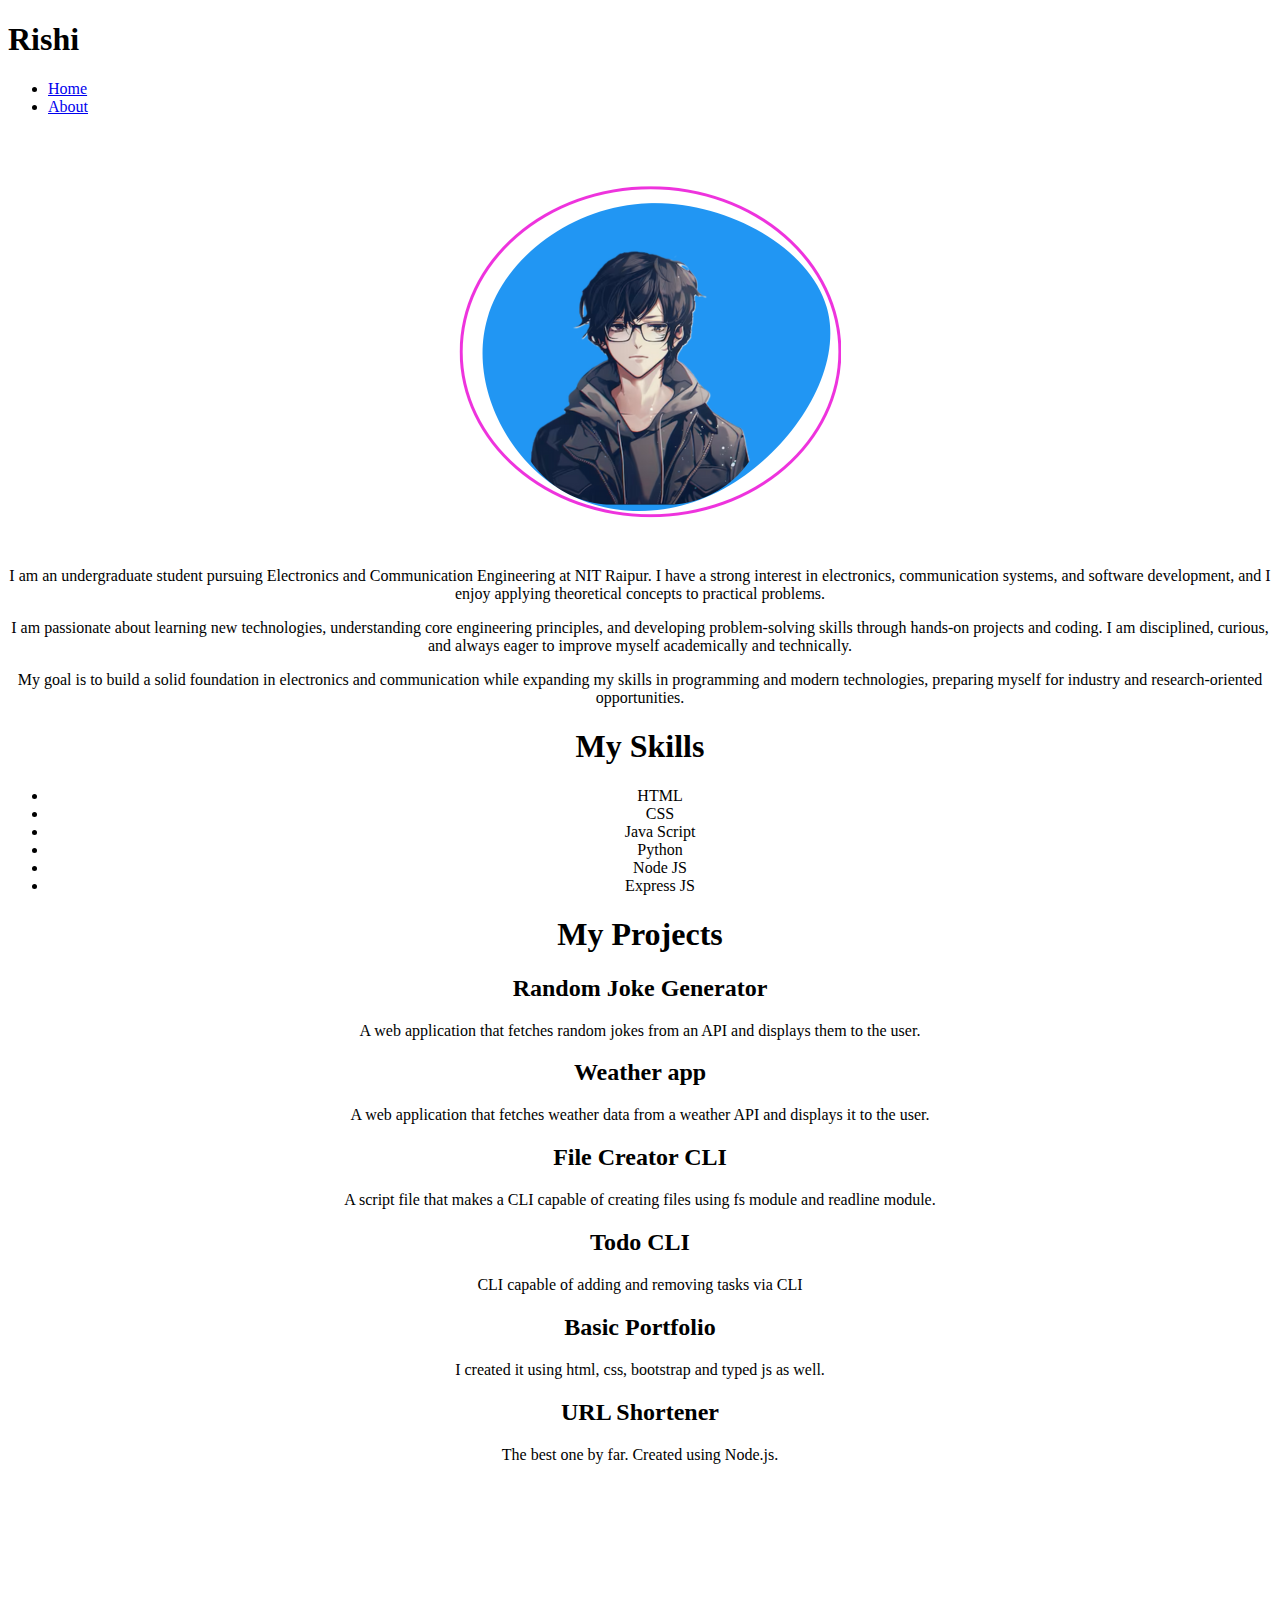
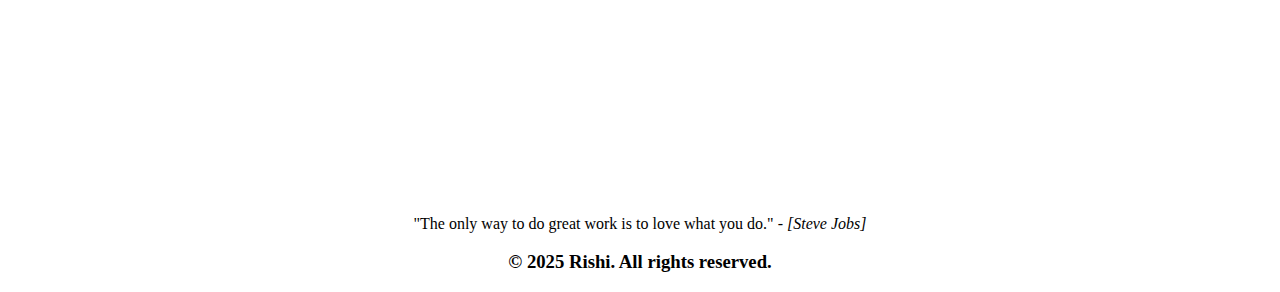
<file: Day 1/index.html>
<!DOCTYPE html>
<html lang="en">

<head>
    <meta charset="UTF-8">
    <meta name="viewport" content="width=device-width, initial-scale=1.0">
    <title>PortFolio</title>
</head>

<body>
    <header>
        <h1>Rishi</h1>
        <nav>
            <ul>
                <li><a href="#">Home</a></li>
                <li><a href="about.html">About</a></li>
            </ul>
        </nav>
        <center>
            <img src="assets/Me.png" alt="">
        </center>
        <center>
            <p>
                I am an undergraduate student pursuing Electronics and Communication Engineering at NIT Raipur. I have a
                strong interest in electronics, communication systems, and software development, and I enjoy applying
                theoretical concepts to practical problems.
            </p>
            <p>I am passionate about learning new technologies, understanding core engineering principles, and
                developing
                problem-solving skills through hands-on projects and coding. I am disciplined, curious, and always eager
                to
                improve myself academically and technically.

            </p>

            <p>
                My goal is to build a solid foundation in electronics and communication while expanding my skills in
                programming and modern technologies, preparing myself for industry and research-oriented opportunities.
            </p>
        </center>
    </header>
    <section>
        <center>
            <h1>My Skills</h1>
            <ul>
                <li>HTML</li>
                <li>CSS</li>
                <li>Java Script</li>
                <li>Python</li>
                <li>Node JS</li>
                <li>Express JS</li>
            </ul>
        </center>
    </section>
    <section>
        <center>
            <article>
                <center>
                    <h1>My Projects</h1>
                    <section>
                        <h2>Random Joke Generator</h2>
                        <p>A web application that fetches random jokes from an API and displays them to the user.</p>
                    </section>
                    <section>
                        <h2>Weather app</h2>
                        <p>A web application that fetches weather data from a weather API and displays it to the user.
                        </p>
                    </section>
                    <section>
                        <h2>File Creator CLI</h2>
                        <p>A script file that makes a CLI capable of creating files using fs module and readline module.
                        </p>
                    </section>
                    <section>
                        <h2>Todo CLI</h2>
                        <p>CLI capable of adding and removing tasks via CLI</p>
                    </section>
                    <section>
                        <h2>Basic Portfolio</h2>
                        <p>I created it using html, css, bootstrap and typed js as well.</p>
                    </section>
                    <section>
                        <h2>URL Shortener</h2>
                        <p>The best one by far. Created using Node.js.</p>
                    </section>
                </center>

            </article>
        </center>
    </section>
    <section>
        <center>
            <iframe width="560" height="315" src="https://www.youtube.com/embed/3SNTlsjxnY8?si=jEHsTnQgu8teAQf-"
                title="YouTube video player" frameborder="0"
                allow="accelerometer; autoplay; clipboard-write; encrypted-media; gyroscope; picture-in-picture; web-share"
                referrerpolicy="strict-origin-when-cross-origin" allowfullscreen></iframe>
        </center>
    </section>
    <section>
        <center>
            <blockquote>
                "The only way to do great work is to love what you do." - <cite>[Steve Jobs]</cite>
            </blockquote>
        </center>
    </section>
    <footer>
        <center>
            <h3>© 2025 Rishi. All rights reserved.</h3>
        </center>
    </footer>
</body>

</html>
</file>
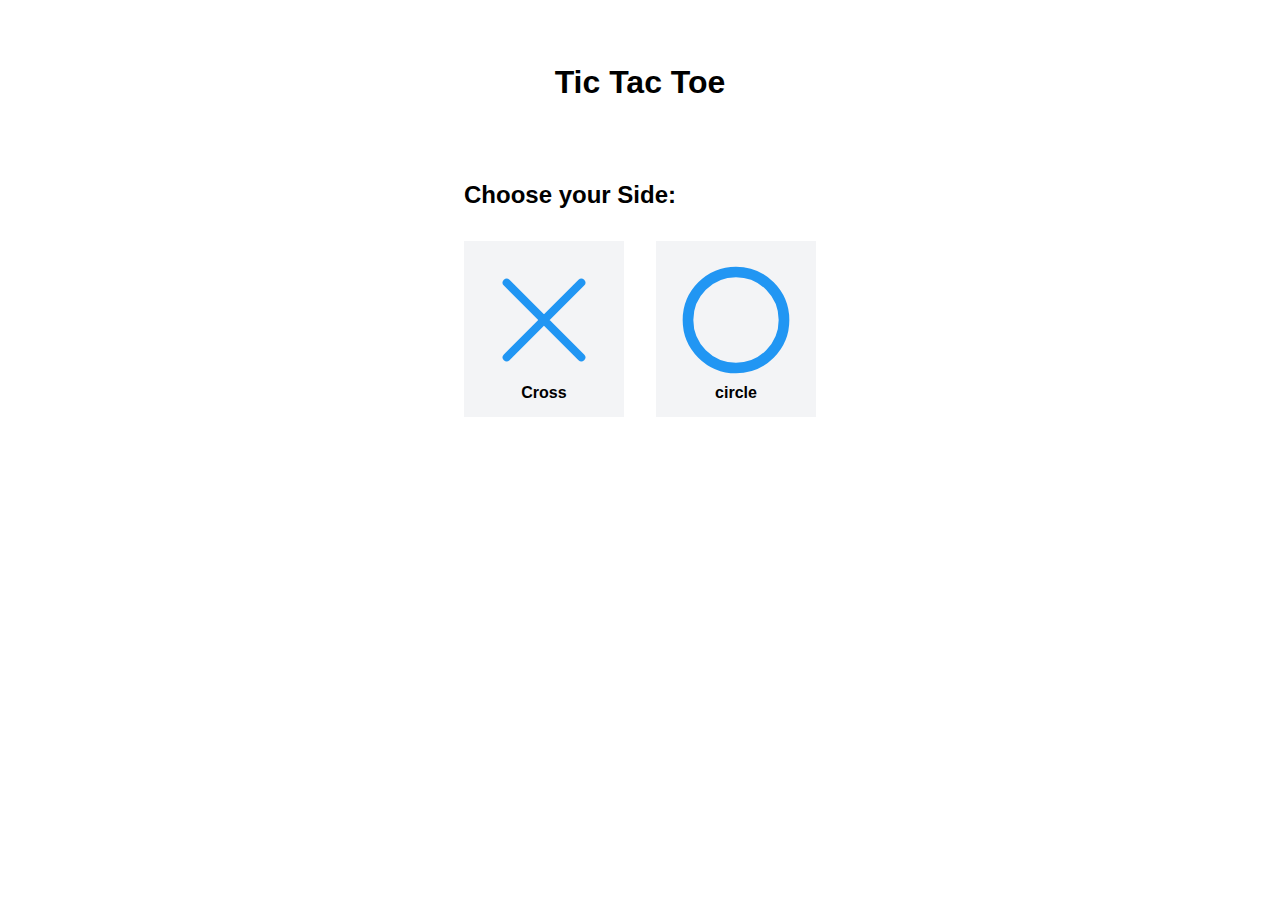
<file: Day 5/index.html>
<!DOCTYPE html>
<html lang="en">
  <head>
    <meta charset="UTF-8" />
    <meta name="viewport" content="width=device-width, initial-scale=1.0" />
    <title>Tic Tac Toe</title>
    <link rel="stylesheet" href="style.css" />
  </head>
  <body>
    <div class="container">
      <h1>Tic Tac Toe</h1>
      <div class="select">
        <h2>Choose your Side:</h2>
        <div class="choice">
          <div class="x">
            <img src="assets/cross.svg" alt="X" />
            <h4>Cross</h4>
          </div>
          <div class="o">
            <img src="assets/circle.svg" alt="O" />
            <h4>circle</h4>
          </div>
        </div>
      </div>
      <div class="field">
        <div class="playground disable">
          <div class="box box1"></div>
          <div class="box box2"></div>
          <div class="box box3"></div>
          <div class="box box4"></div>
          <div class="box box5"></div>
          <div class="box box6"></div>
          <div class="box box7"></div>
          <div class="box box8"></div>
          <div class="box box9"></div>
        </div>
        <p class="result"></p>
      </div>
    </div>
    <script src="script.js"></script>
  </body>
</html>
</file>
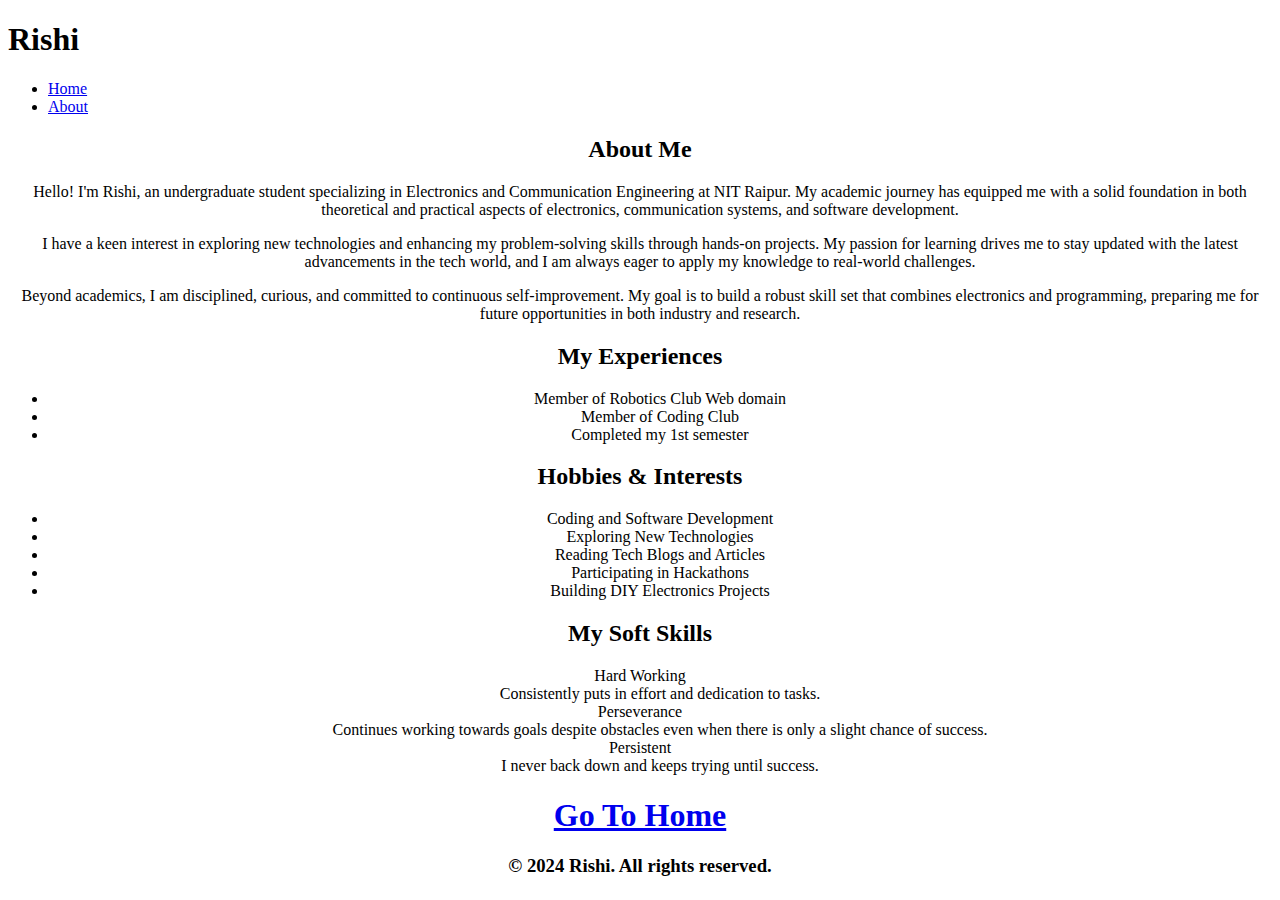
<file: Day 1/about.html>
<!DOCTYPE html>
<html lang="en">
<head>
    <meta charset="UTF-8">
    <meta name="viewport" content="width=device-width, initial-scale=1.0">
    <title>PortFolio</title>
</head>
<body>
    <header>
        <h1>Rishi</h1>
        <nav>
            <ul>
                <li><a href="index.html">Home</a></li>
                <li><a href="#">About</a></li>
            </ul>
        </nav>
        <center>
            <h2>About Me</h2>
            <p>
                Hello! I'm Rishi, an undergraduate student specializing in Electronics and Communication Engineering at NIT Raipur. My academic journey has equipped me with a solid foundation in both theoretical and practical aspects of electronics, communication systems, and software development.
            </p>
            <p>
                I have a keen interest in exploring new technologies and enhancing my problem-solving skills through hands-on projects. My passion for learning drives me to stay updated with the latest advancements in the tech world, and I am always eager to apply my knowledge to real-world challenges.
            </p>
            <p>
                Beyond academics, I am disciplined, curious, and committed to continuous self-improvement. My goal is to build a robust skill set that combines electronics and programming, preparing me for future opportunities in both industry and research.
            </p>
        </center>   
    </header>
    <section>
        <center>
            <h2>My Experiences</h2>
            <ul>
                <li>Member of Robotics Club Web domain</li>
                <li>Member of Coding Club</li>
                <li>Completed my 1st semester</li>
            </ul>
            <h2>Hobbies & Interests</h2>
            <ul>
                <li>Coding and Software Development</li>
                <li>Exploring New Technologies</li>
                <li>Reading Tech Blogs and Articles</li>
                <li>Participating in Hackathons</li>
                <li>Building DIY Electronics Projects</li>
            </ul>
        </center>
    </section>
    <section>
        <center>
            <h2>My Soft Skills</h2>
            <dl>
                <dt>Hard Working</dt>
                <dd>Consistently puts in effort and dedication to tasks.</dd>
                <dt>Perseverance</dt>
                <dd>Continues working towards goals despite obstacles even when there is only a slight chance of success.</dd>
                <dt>Persistent</dt>
                <dd>I never back down and keeps trying until success.</dd>
            </dl>
        </center>
    </section>
    <center><h1><a href="index.html">Go To Home</a></h1></center>
    <footer>
        <center>
            <h3>&copy; 2024 Rishi. All rights reserved.</h3>
        </center>
    </footer>

</body>
</html>
</file>
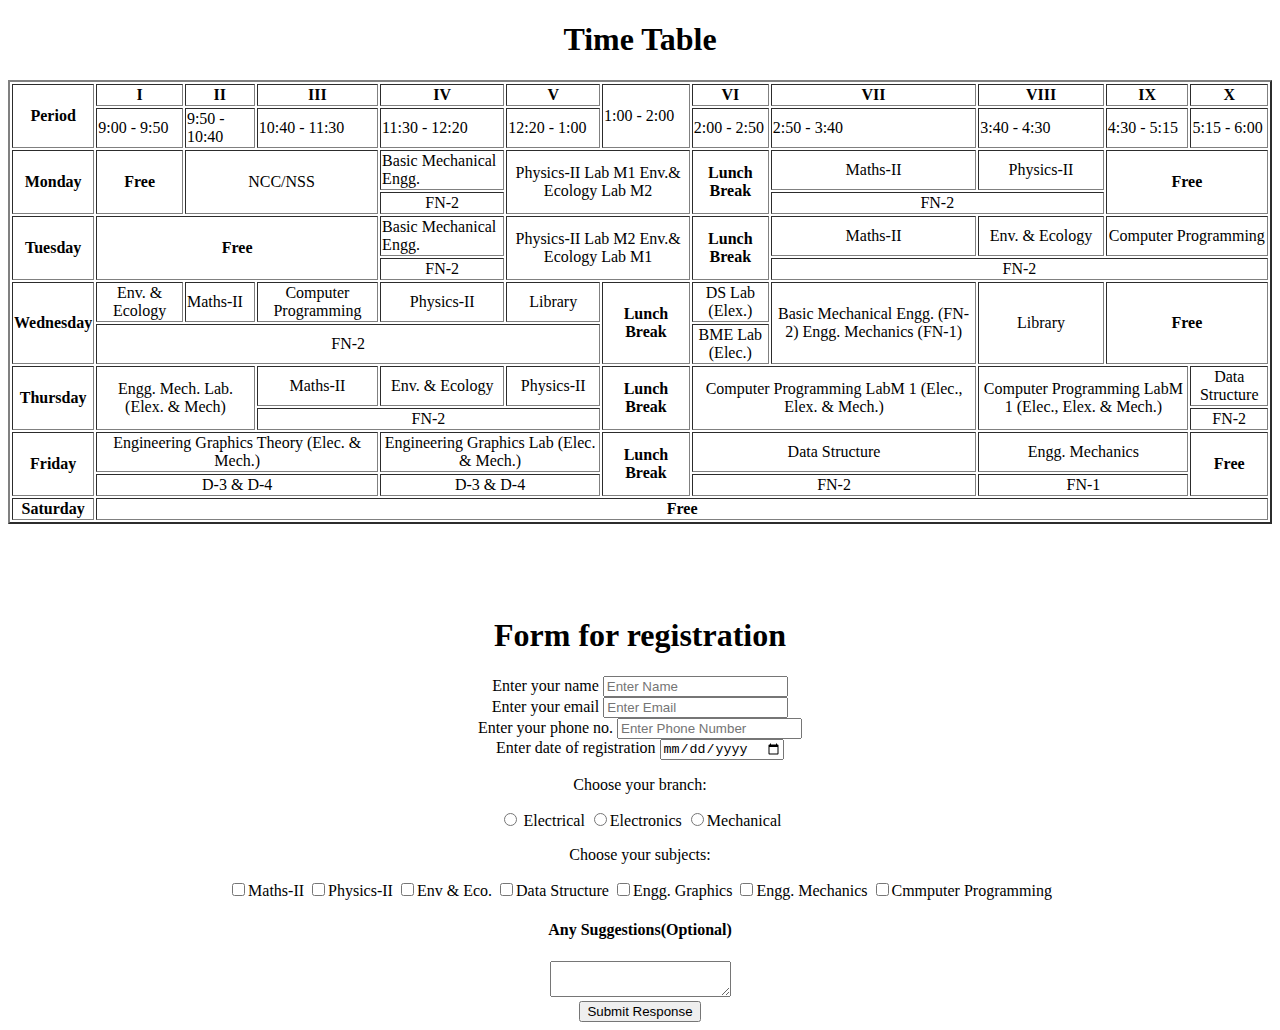
<file: Day 2/event.html>
<!DOCTYPE html>
<html lang="en">

<head>
    <meta charset="UTF-8">
    <meta name="viewport" content="width=device-width, initial-scale=1.0">
    <title>Event</title>
</head>

<body>
    <!-- ------------------------- Author: Suryodipta Pradhan ------------------------------------- -->

    <!-- Section for Time Table -->

    <section>
        <center>
            <h1>Time Table</h1>
            <table border="2">
                <thead>
                    <tr>
                        <th rowspan="2">Period</th>
                        <th>I</th>
                        <th>II</th>
                        <th>III</th>
                        <th>IV</th>
                        <th>V</th>
                        <td rowspan="2">1:00 - 2:00</td>
                        <th>VI</th>
                        <th>VII</th>
                        <th>VIII</th>
                        <th>IX</th>
                        <th>X</th>
                    </tr>
                    <tr>
                        <td>9:00 - 9:50</td>
                        <td>9:50 - 10:40</td>
                        <td>10:40 - 11:30</td>
                        <td>11:30 - 12:20</td>
                        <td>12:20 - 1:00</td>
                        <td>2:00 - 2:50</td>
                        <td>2:50 - 3:40</td>
                        <td>3:40 - 4:30</td>
                        <td>4:30 - 5:15</td>
                        <td>5:15 - 6:00</td>
                    </tr>
                </thead>
                <tbody>
                    <tr>
                        <th rowspan="2">Monday</th>
                        <td rowspan="2">
                            <center><b>Free</b></center>
                        </td>
                        <td rowspan="2" colspan="2">
                            <center>NCC/NSS</center>
                        </td>
                        <td>Basic Mechanical Engg.</td>
                        <td rowspan="2" colspan="2">
                            <center>Physics-II Lab M1
                                Env.& Ecology Lab M2</center>
                        </td>
                        <td rowspan="2">
                            <center><b>Lunch Break</b></center>
                        </td>
                        <td>
                            <center>Maths-II</center>
                        </td>
                        <td>
                            <center>Physics-II</center>
                        </td>
                        <td colspan="2" rowspan="2">
                            <center><b>Free</b></center>
                        </td>
                    </tr>
                    <tr>
                        <td>
                            <center>FN-2</center>
                        </td>
                        <td colspan="2">
                            <center>FN-2</center>
                        </td>
                    </tr>
                    <tr>
                        <th rowspan="2">Tuesday</th>
                        <td rowspan="2" colspan="3">
                            <center><b>Free</b></center>
                        </td>
                        <td>Basic Mechanical Engg.</td>
                        <td rowspan="2" colspan="2">
                            <center>Physics-II Lab M2
                                Env.& Ecology Lab M1</center>
                        </td>
                        <td rowspan="2">
                            <center><b>Lunch Break</b></center>
                        </td>
                        <td>
                            <center>Maths-II</center>
                        </td>
                        <td>
                            <center>Env. & Ecology </center>
                        </td>
                        <td colspan="2">
                            <center>Computer Programming</center>
                        </td>
                    </tr>
                    <tr>
                        <td>
                            <center>FN-2</center>
                        </td>
                        <td colspan="4">
                            <center>FN-2</center>
                        </td>
                    </tr>
                    <tr>
                        <th rowspan="2">Wednesday</th>
                        <td>
                            <center>Env. &
                                Ecology</center>
                        </td>
                        <td>Maths-II</td>
                        <td>
                            <center>Computer
                                Programming</center>
                        </td>
                        <td>
                            <center>Physics-II</center>
                        </td>
                        <td>
                            <center>Library</center>
                        </td>
                        <td rowspan="2">
                            <center><b>Lunch Break</b></center>
                        </td>

                        <td>
                            <center>DS Lab (Elex.)</center>
                        </td>
                        <td rowspan="2">
                            <center>Basic Mechanical Engg.
                                (FN-2) Engg.
                                Mechanics
                                (FN-1) </center>
                        </td>
                        <td rowspan="2">
                            <center>Library</center>
                        </td>
                        <td rowspan="2" colspan="2">
                            <center><b>Free</b></center>
                        </td>
                    </tr>
                    <tr>
                        <td colspan="5">
                            <center>FN-2</center>
                        </td>
                        <td>
                            <center>BME Lab (Elec.)</center>
                        </td>
                    </tr>
                    <tr>
                        <th rowspan="2">Thursday</th>
                        <td colspan="2" rowspan="2">
                            <center>Engg. Mech. Lab.
                                (Elex. & Mech)</center>
                        </td>
                        <td>
                            <center>Maths-II</center>
                        </td>
                        <td>
                            <center>Env. & Ecology</center>
                        </td>
                        <td>
                            <center>Physics-II</center>
                        </td>
                        <td rowspan="2">
                            <center><b>Lunch Break</b></center>
                        </td>

                        <td rowspan="2" colspan="2">
                            <center>Computer Programming LabM 1
                                (Elec., Elex. & Mech.)</center>
                        </td>
                        <td rowspan="2" colspan="2">
                            <center>Computer Programming LabM 1
                                (Elec., Elex. & Mech.)</center>
                        </td>
                        <td>
                            <center>Data Structure</center>
                        </td>
                    </tr>
                    <tr>
                        <td colspan="3">
                            <center>FN-2</center>
                        </td>
                        <td>
                            <center>FN-2</center>
                        </td>
                    </tr>
                    <th rowspan="2">Friday</th>
                    <td colspan="3">
                        <center>Engineering Graphics Theory (Elec. & Mech.)</center>
                    </td>
                    <td colspan="2">
                        <center>Engineering Graphics Lab
                            (Elec. & Mech.)</center>
                    </td>
                    <td rowspan="2">
                        <center><b>Lunch Break</b></center>
                    </td>

                    <td colspan="2">
                        <center>Data Structure</center>
                    </td>
                    <td colspan="2">
                        <center>Engg. Mechanics</center>
                    </td>
                    <td rowspan="2">
                        <center><b>Free</b></center>
                    </td>
                    </tr>
                    <tr>
                        <td colspan="3">
                            <center>D-3 & D-4</center>
                        </td>
                        <td colspan="2">
                            <center>D-3 & D-4</center>
                        </td>
                        <td colspan="2">
                            <center>FN-2</center>
                        </td>
                        <td colspan="2">
                            <center>FN-1</center>
                        </td>
                    </tr>
                    <tr>
                        <th rowspan="2">Saturday</th>
                        <td colspan="11">
                            <center><b>Free</b></center>
                        </td>
                    </tr>
                </tbody>
            </table>
        </center>
    </section>
    <br>
    <br>
    <br>
    <br>

    <!-- Section for Registration Form -->

    <section>
        <center>
            <h1>Form for registration</h1>
            <form action="#" method="post">
                <div>
                    <label for="name">Enter your name</label>
                <input type="text" id="name" name="name" placeholder="Enter Name">
                </div>
                <div>
                    <label for="email">Enter your email</label>
                <input type="email" id="email" name="email" placeholder="Enter Email">
                </div>
                <div>
                    <label for="name">Enter your phone no.</label>
                <input type="number" id="number" name="number" placeholder="Enter Phone Number">
                </div>
                <div>
                    <label for="name">Enter date of registration</label>
                <input type="date" id="date" name="date">
                </div>
                <div>
                    <p>Choose your branch:</p>
                    <input type="radio" name="Elec" id=""> Electrical
                    <input type="radio" name="Elec" id="">Electronics
                    <input type="radio" name="Elec" id="">Mechanical
                </div>
                <div>
                    <p>Choose your subjects:</p>
                <input type="checkbox">Maths-II
                <input type="checkbox">Physics-II
                <input type="checkbox">Env & Eco.
                <input type="checkbox">Data Structure
                <input type="checkbox">Engg. Graphics
                <input type="checkbox">Engg. Mechanics
                <input type="checkbox">Cmmputer Programming 
                </div>
                <div>
                    <h4>Any Suggestions(Optional)</h4>
                    <textarea name="" id=""></textarea>
                </div>
                <button type="submit">Submit Response</button>
            </form>
        </center>
    </section>
</body>

</html>
</file>
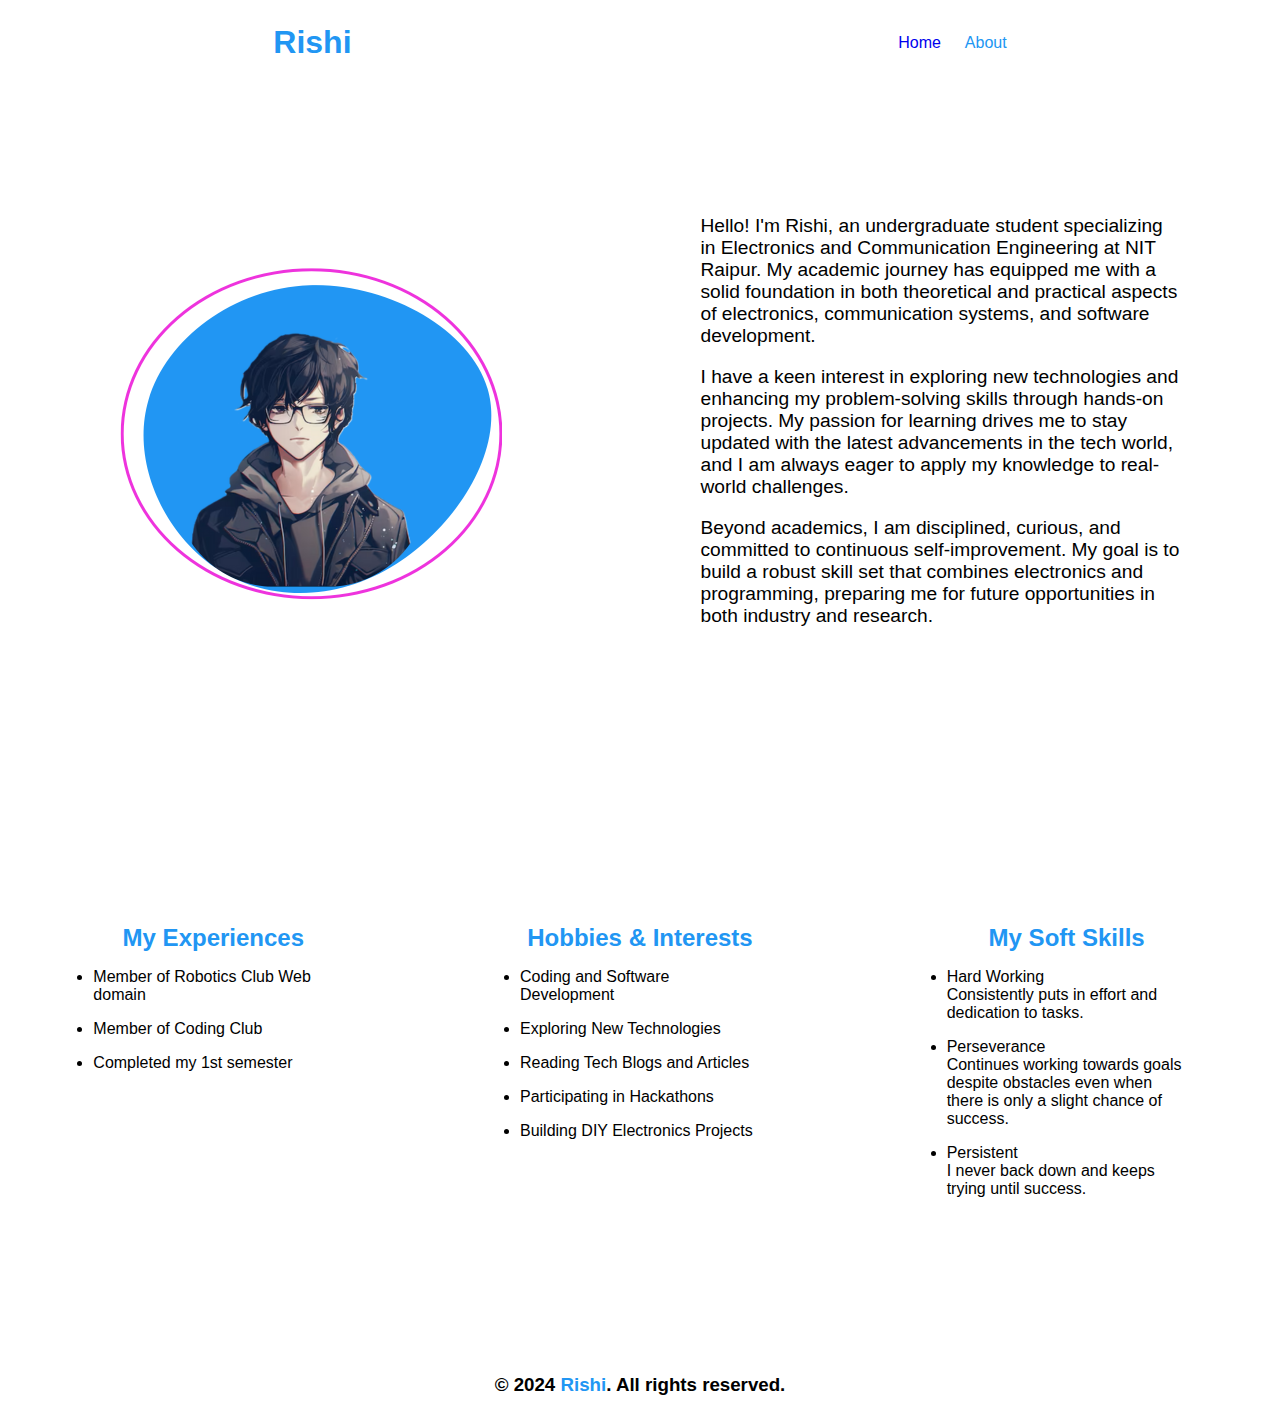
<file: Day 3/about.html>
<!DOCTYPE html>
<html lang="en">

<head>
    <meta charset="UTF-8">
    <meta name="viewport" content="width=device-width, initial-scale=1.0">
    <title>PortFolio</title>
    <link rel="stylesheet" href="style.css">
</head>

<body>
    <header>
        <nav class="navbar">
            <h1>Rishi</h1>
            <ul>
                <li class="item"><a href="index.html">Home</a></li>
                <li class="item"><a href="#"><span>About</span></a></li>
            </ul>
        </nav>
        <div class="about">
            <div class="data">
                <img src="assets/Me.png" alt="">
            </div>
            <div class="content para">
                <p>
                    Hello! I'm Rishi, an undergraduate student specializing in Electronics and Communication Engineering
                    at NIT Raipur. My academic journey has equipped me with a solid foundation in both theoretical and
                    practical aspects of electronics, communication systems, and software development.
                </p>
                <p>
                    I have a keen interest in exploring new technologies and enhancing my problem-solving skills through
                    hands-on projects. My passion for learning drives me to stay updated with the latest advancements in
                    the tech world, and I am always eager to apply my knowledge to real-world challenges.
                </p>
                <p>
                    Beyond academics, I am disciplined, curious, and committed to continuous self-improvement. My goal
                    is to build a robust skill set that combines electronics and programming, preparing me for future
                    opportunities in both industry and research.
                </p>
            </div>
        </div>
    </header>
    <section id="xp">
            <div class="one">
                <h2>My Experiences</h2>
            <ul>
                <li>Member of Robotics Club Web domain</li>
                <li>Member of Coding Club</li>
                <li>Completed my 1st semester</li>
            </ul>
            </div>
            <div class="two">
                <h2>Hobbies & Interests</h2>
            <ul>
                <li>Coding and Software Development</li>
                <li>Exploring New Technologies</li>
                <li>Reading Tech Blogs and Articles</li>
                <li>Participating in Hackathons</li>
                <li>Building DIY Electronics Projects</li>
            </ul>
            </div>
            <div class="three">
                <h2>My Soft Skills</h2>
                <ul>
                    <li>
                        <dt>Hard Working</p>
                <p>Consistently puts in effort and dedication to tasks.</p>
                    </li>
                <li>
                    <p>Perseverance</p>
                <p>Continues working towards goals despite obstacles even when there is only a slight chance of
                    success.</p>
                </li>
                <li>
                    <p>Persistent</p>
                <p>I never back down and keeps trying until success.</p>
                </li>
                </ul>
            </div>
    </section>
    <footer>
        <center>
            <h3>&copy; 2024 <span>Rishi</span>. All rights reserved.</h3>
        </center>
    </footer>

</body>

</html>
</file>
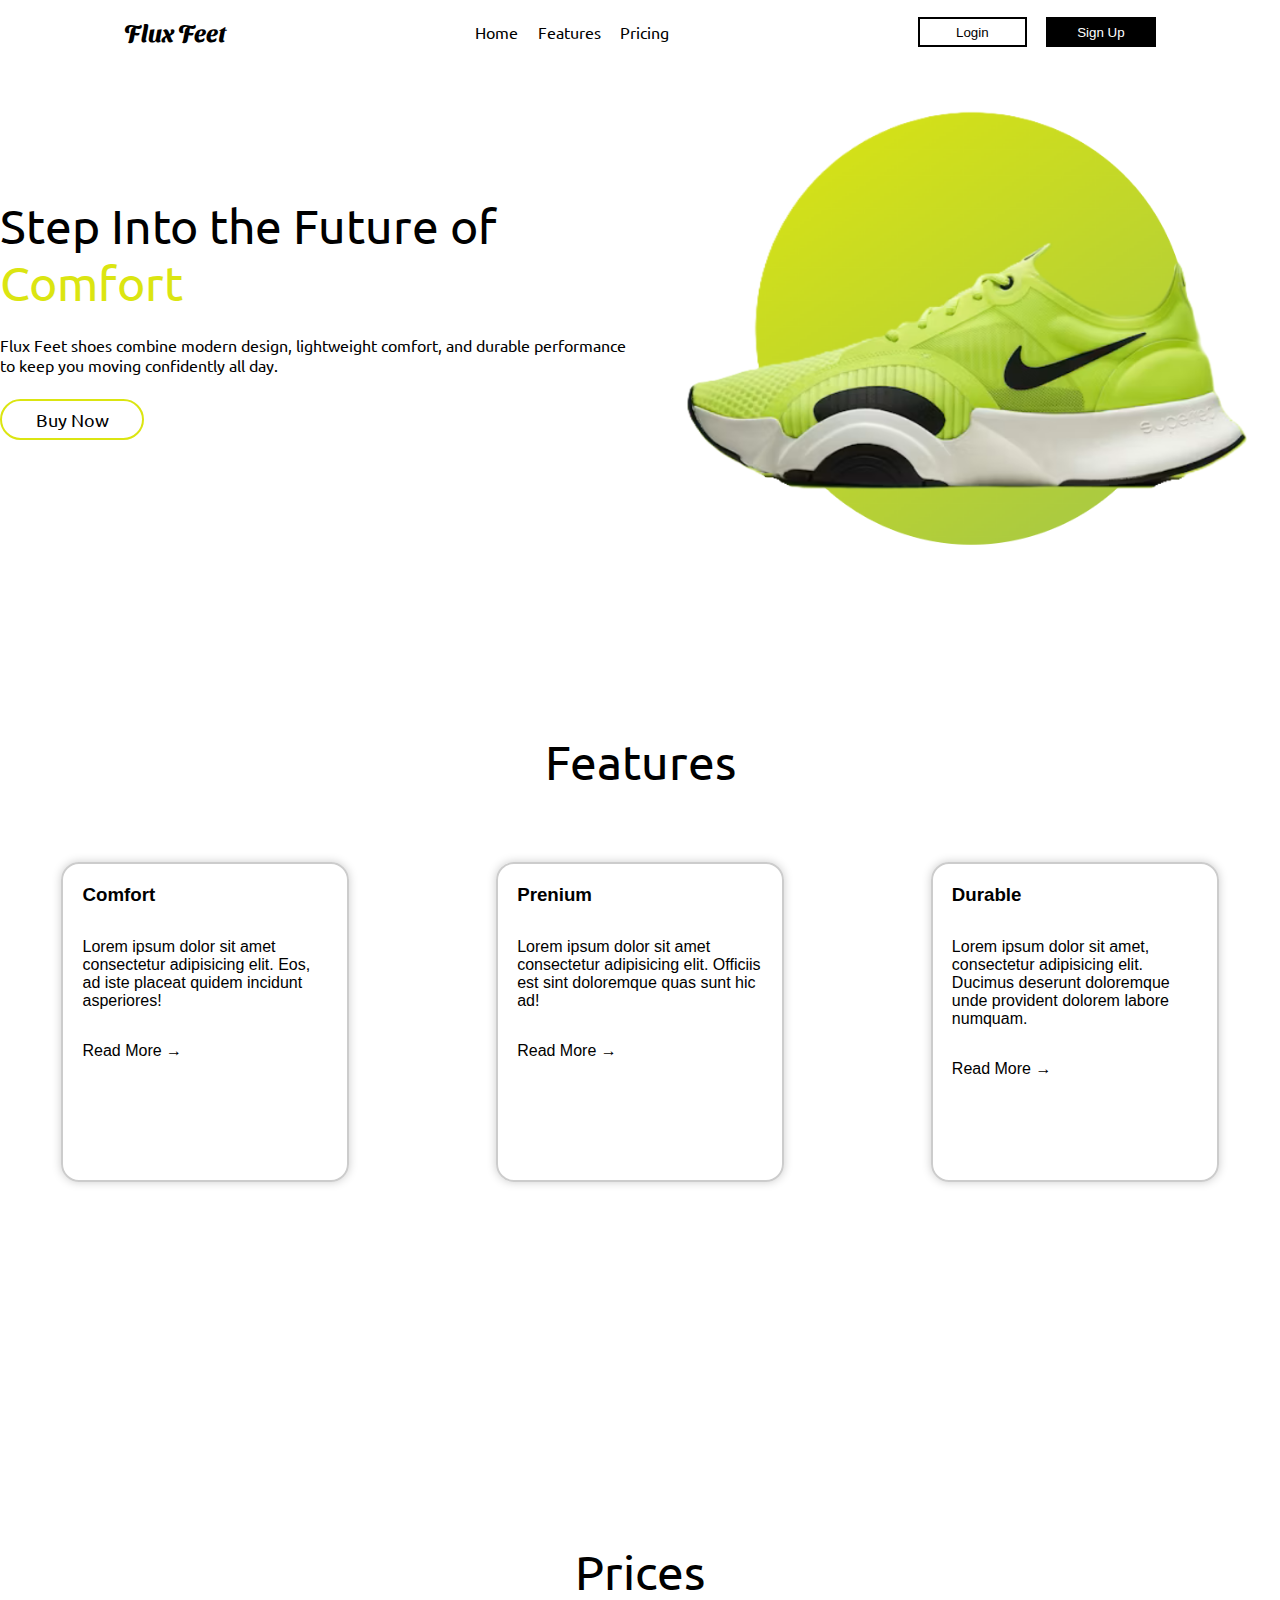
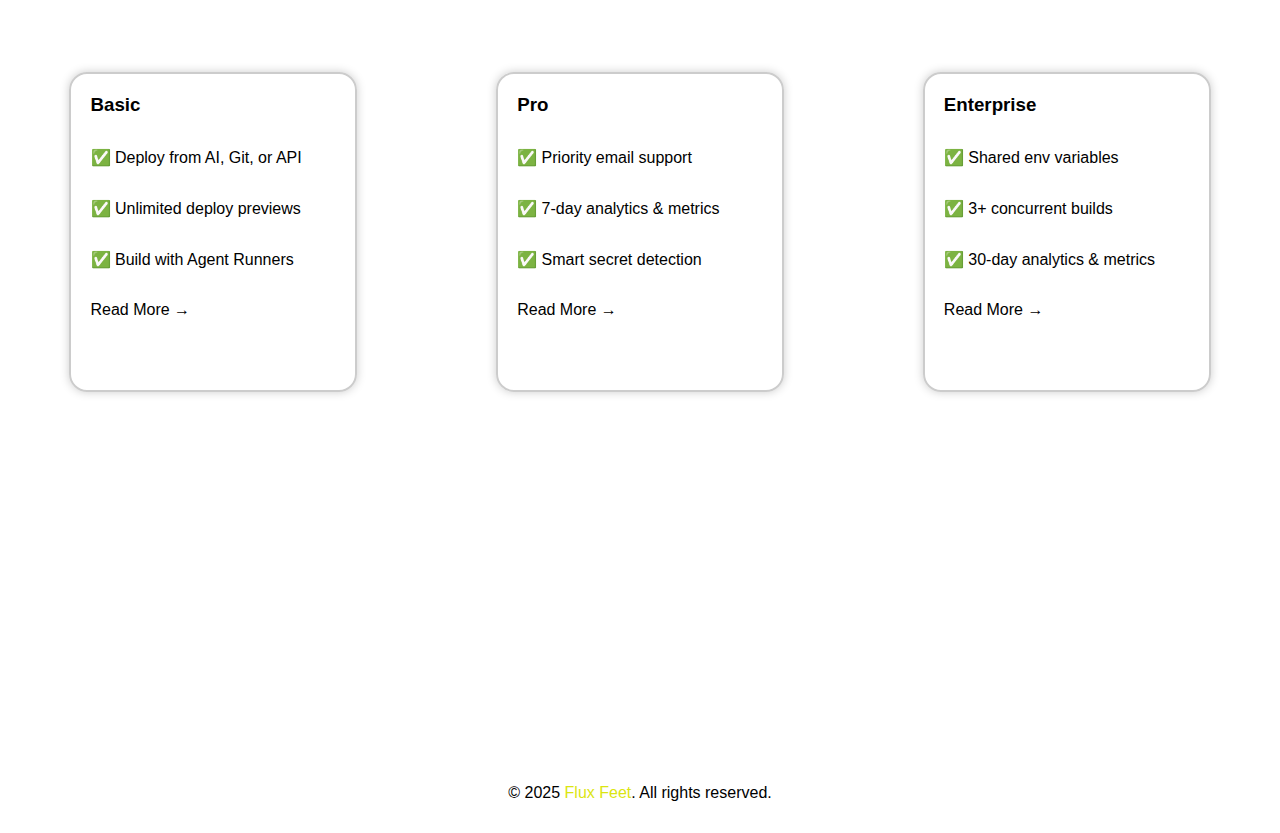
<file: Day 4/landing.html>
<!DOCTYPE html>
<html lang="en">

<head>
    <meta charset="UTF-8">
    <meta name="viewport" content="width=device-width, initial-scale=1.0">
    <title>Flux Feet</title>
    <link rel="stylesheet" href="style.css">
</head>

<body>
    <header>
        <nav>
            <h2 class="branding">Flux Feet</h2>
            <ul class="nav-items">
                <li class="item">Home</li>
                <li class="item">Features</li>
                <li class="item">Pricing</li>
            </ul>
            <div class="set">
                <button class="Login">Login</button>
                <button class="sign">Sign Up</button>
            </div>
        </nav>
    </header>
    <div class="hero">
        <div class="left">
            <h1>Step Into the Future of <span>Comfort</span></h1>
            <p>Flux Feet shoes combine modern design, lightweight comfort, and durable performance to keep you moving
                confidently all day.</p>
            <button class="hero-btn">Buy Now</button>
        </div>
        <div class="right">
            <div class="circle"></div>
            <img class='shoe' src="assets/shoe.png" alt="shoe">
            <img class='small-shoe' src="assets/shoe-circle.png" alt="shoe">
        </div>
    </div>

    <div class="features">
        <h1>Features</h1>
        <div class="cards">
            <div class="card">
                <h3>Comfort</h3>
                <p>Lorem ipsum dolor sit amet consectetur adipisicing elit. Eos, ad iste placeat quidem incidunt
                    asperiores!</p>
                <a href="#">Read More &rarr;</a>
            </div>
            <div class="card">
                <h3>Prenium</h3>
                <p>Lorem ipsum dolor sit amet consectetur adipisicing elit. Officiis est sint doloremque quas sunt hic
                    ad!</p>
                <a href="#">Read More &rarr;</a>
            </div>
            <div class="card">
                <h3>Durable</h3>
                <p>Lorem ipsum dolor sit amet, consectetur adipisicing elit. Ducimus deserunt doloremque unde provident
                    dolorem labore numquam.</p>
                <a href="#">Read More &rarr;</a>
            </div>
        </div>
    </div>

    <div class="prices">
        <h1>Prices</h1>
        <div class="price-cards">
            <div class="price-card">
                <h3>Basic</h3>
                <p>&#9989; Deploy from AI, Git, or API</p>
                <p>&#9989; Unlimited deploy previews</p>
                <p>&#9989; Build with Agent Runners</p>
                <a href="#">Read More &rarr;</a>
            </div>
            <div class="price-card">
                <h3>Pro</h3>
                <p>&#9989; Priority email support</p>
                <p>&#9989; 7-day analytics & metrics</p>
                <p>&#9989; Smart secret detection</p>
                <a href="#">Read More &rarr;</a>
            </div>
            <div class="price-card">
                <h3>Enterprise</h3>
                <p>&#9989; Shared env variables</p>
                <p>&#9989; 3+ concurrent builds</p>
                <p>&#9989; 30-day analytics & metrics</p>
                <a href="#">Read More &rarr;</a>
            </div>
        </div>
    </div>

    <footer>
        <p>&#169; 2025 <span>Flux Feet</span>. All rights reserved.</p>
    </footer>
</body>

</html>
</file>
<file: Day 5/style.css>
*{
    margin: 0;
    padding: 0;
    box-sizing: border-box;
    font-family: sans-serif;
}

.playground{
    height: 400px;
    width: 400px;
    /* background-color: red; */
    display: grid;
    grid-template-columns: 1fr 1fr 1fr;
}


.container{
    display: flex;
    flex-direction: column;
    align-items: center;
    gap: 5em;
}

.box1{
    border-right: 5px solid black;
    border-bottom: 5px solid black;
}
.box2{
    border-right: 5px solid black;
    border-bottom: 5px solid black;
    border-left: 5px solid black;
}
.box3{
    border-left: 5px solid black;
    border-bottom: 5px solid black;
}
.box4{
    border-right: 5px solid black;
    border-bottom: 5px solid black;
    border-top: 5px solid black;
}
.box5{
    border: 5px solid black;
}
.box6{
    border-left: 5px solid black;
    border-bottom: 5px solid black;
    border-top: 5px solid black;
}
.box7{
    border-right: 5px solid black;
    border-top: 5px solid black;
}
.box8{
    border-right: 5px solid black;
    border-top: 5px solid black;
    border-left: 5px solid black;
}
.box9{
    border-top: 5px solid black;
    border-left: 5px solid black;
}

.select{
    display: flex;
    gap: 2em;
    height: 10vh;
    gap: 2em;
}

.select img{
    height: 8em;
}

.x{
    background-color: #f3f4f6;
    height: 11em;
    width: 10em;
    display: flex;
    flex-direction: column;
    align-items: center;
    justify-content: center;
    cursor: pointer;
}

.o{
    cursor: pointer;
    display: flex;
    flex-direction: column;
    justify-content: center;
    align-items: center;
    background-color: #f3f4f6;
    height: 11em;
    width: 10em;
}

.o:hover img{
    transform: scale(0.8);
    transition: all 0.3s ease-in-out;
}

.x:hover img{
    transform: scale(0.8);
    transition: all 0.3s ease-in-out;
}

.o:hover h4{
    transform: translateY(-0.3em);
    transition: all 0.3s ease-in-out;
}

.x:hover h4{
    transform: translateY(-0.3em);
    transition: all 0.3s ease-in-out;
}

.disable{
    display: none;
}

.select{
    height: 20em;
    display: flex;
    flex-direction: column;
}

.choice{
    display: flex;
    gap: 2em;
}

.container h1{
    margin-top: 2em;
}

.field{
    display: flex;
    flex-direction: column;
    align-items: center;
    justify-content: center;
    gap: 2em;
}

.result{
    font-size: 1.5em;
    font-weight: 700;
}

@media (max-width:600px) {
    .select h2{
        text-align: center;
    }
    .choice{
        flex-direction: column;
        align-items: center;
        justify-content: center;
    }
}
</file>
<file: Day 3/style.css>
*{
    margin: 0;
    padding: 0;
    box-sizing: border-box;
    font-family: sans-serif;
}

.navbar{
    display: flex;
    justify-content: space-around;
    align-items: center;
    margin-top: 1.5em;
    flex-wrap: wrap;
}

.navbar ul{
    display: flex;
    gap: 1.5em;
}

.navbar ul li{
    list-style-type: none;
}

.navbar ul li a{
    text-decoration: none;
}

.hero{
    display: flex;
    align-items: center;
    justify-content: space-around;
    height: 75vh
}

.content{
    width: 25em;
    font-size: 1.2em;

}

.content :nth-child(1) span{
    color: #2196f3;
}

.content h1 span{
    color: #e3d;
}

.btn{
    padding: 10px 25px 10px 25px;
    border-radius: 30px;
    background-color: #2196f3;
    border: none;
    color: #fff;
    font-size: 0.9em;
    cursor: pointer;
    transition: all 0.3s ease-in-out;
}

.btn:hover{
    background-color: #e3d;
    transition: all 0.3s ease-in-out;
}

.mt{
    margin-top: 1.5em;
}

header{
    min-height: 100vh;
}

#skills{
    margin: 0px 10vw 0px 10vw;
    min-height: 90vh;
}

#skills h1{
    color: #2196f3;
    text-align: center;
    font-size: 2.5em;
}

#skills ul{
    margin-top: 1.5em;
    display: flex;
    gap: 3em;
    flex-wrap: wrap;
    align-items: center;
    justify-content: center;
}

.skill-item{
    list-style-type: none;
    border: 2px solid #ccc;
    border-radius: 10px;
    box-shadow: 0px 0px 10px #ccc;
    height: 10em;
    width: 20em;
}

#skills ul li img{
    height: 2em;
    /* margin-top: 1.5em; */
}

#skills ul li{
    display: flex;
    flex-direction: column;
    align-items: center;
    justify-content: center;
    gap: 1.5em;
    font-size: 1.1em;
    cursor: pointer;
    transition: all 0.3s ease-in-out;
}

#skills ul li:hover{
    box-shadow: 0px 0px 15px #e3d;
    transition: all 0.3s ease-in-out;
}

#projects article h1{
    color: #2196f3;
    text-align: center;
    font-size: 2.5em;
}

.project-item{
    border: 2px solid #ccc;
    border-radius: 10px;
    /* box-shadow: 0px 0px 10px #ccc; */
    margin: 1.5em;
    padding: 1.5em;
    transition: all 0.3s ease-in-out;
    width: 20em;
    height: 10em;
    background-color: #ececec;
    display: flex;
    flex-direction: column;
    gap: 1em;
}

.container{
    display: flex;
    flex-wrap: wrap;
    align-items: center;
    justify-content: center;
    gap: 1.5em;
}

.project-item:hover{
    box-shadow: 0px 0px 10px #ccc;
    background-color: #fefcfc;
    transition: all 0.3s ease-in-out;
    cursor: pointer;
}

#video{
    margin: 10vw 10vw 5vh 10vw;
    min-height: 90vh;
    display: flex;
    flex-direction: column;
    align-items: center;
    gap: 1.5em;

}

#video h1{
    color: #2196f3;
}

#video iframe{
    border: 2px solid black;
}

blockquote{
    background-color: #fefcfc;
    border-left: 10px solid #2196f3;
    margin: 1.5em 10vw 5vh 10vw;
    height: 5em;
    display: flex;
    align-items: center;
    padding-left: 1em;
}

footer{
    display: flex;
    align-items: center;
    justify-content: center;
    margin-bottom: 1em;
}

footer span{
    color: #2196f3;
}

.about{
    display: flex;
    align-self: center;
    justify-content: space-around;
    min-height: 80vh;
}

.data{
    display: flex;
    flex-direction: column;
    align-items: center;
    justify-content: center;
    
}

.para{
    display: flex;
    flex-direction: column;
    gap: 1em;
    justify-content: center;
}

#xp h2{
    color: #2196f3;
    text-align: center;
}
#xp{
    display: flex;
    justify-content: space-around;
    align-items: flex-start;
    height: 50vh;
}

.one ul, .two ul, .three ul{
    display: flex;
    flex-direction: column;
    gap: 1em;
    width: 15em;
    margin-top: 1em;
}

nav span{
    color: #2196f3;
}

nav h1{
    color: #2196f3;
}

@media(max-width: 768px){
    .hero{
        flex-direction: column;
        text-align: center;
        height: auto;
        gap: 2em;
        margin-top: 5em;
    }

    .navbar{
        flex-direction: column;
        gap: 1em;
    }

    #skills ul{
        flex-direction: column;
        align-items: center;
    }

    #xp{
        margin-top: 5em;
        margin-bottom: 5em;
        flex-direction: column;
        height: auto;
        gap: 2em;
        align-items: center;
    }

    .about{
        flex-direction: column;
        height: auto;
        gap: 2em;
    }
}
</file>
<file: Day 4/style.css>
@import url("https://fonts.googleapis.com/css2?family=Sansita+Swashed:wght@300..900&display=swap");

@import url("https://fonts.googleapis.com/css2?family=Ubuntu:ital,wght@0,300;0,400;0,500;0,700;1,300;1,400;1,500;1,700&display=swap");

* {
  margin: 0;
  padding: 0;
  box-sizing: border-box;
}

:root {
  --yellow: #dbe511;
}

nav {
  display: flex;
  justify-content: space-around;
  align-items: center;
}

nav {
  height: 4em;
  /* border-bottom: 2px solid black; */
}

.branding {
  font-family: Sansita Swashed;
  cursor: default;
}

.item {
  cursor: pointer;
  transition: all 0.3s ease-in-out;
  list-style-type: none;
}

.nav-items {
  display: flex;
  gap: 1.2em;
  font-family: ubuntu;
}

.item:hover {
  color: var(--yellow);
  transition: all 0.3s ease-in-out;
}

.hero {
  overflow-y: hidden;
  display: flex;
  justify-content: space-around;
  align-items: center;
  height: 80vh;
  overflow-x: hidden;
}

.left {
  display: flex;
  flex-direction: column;
  width: 40em;
  font-family: ubuntu;
  gap: 1.5em;
}

h1 {
  font-size: 3em;
  font-weight: 400;
  animation: FadeInBlack;
  animation-duration: 3s;
}

h1 span {
  color: var(--yellow);
  animation: FadeInYellow;
  animation-duration: 3s;

}

.hero-btn {
  background-color: #fff;
  width: 8.2em;
  height: 2.3em;
  border: 2px solid var(--yellow);
  border-radius: 50px;
  font-size: 1.1em;
  font-family: ubuntu;
  transition: all 0.3s ease-in-out;
  cursor: pointer;
}

.hero-btn:hover {
  background-color: var(--yellow);
  transition: all 0.3s ease-in-out;
}

.circle {
  position: absolute;
  width: 399px;
  height: 399px;
  left: 956px;
  top: 368px;
  background: linear-gradient(147.83deg, var(--yellow), #accb40 85.3%);
  border-radius: 200px;
  position: absolute;
  top: 10em;
  z-index: -1;
  transition: all 0.3s ease-in-out;
}

.right .shoe {
  transition: all 0.3s ease-in-out;
}

.right:hover .circle {
  transform: rotateZ(60deg);
  transition: all 0.3s ease-in-out;
  border-radius: 0px;
}

.right:hover .shoe {
  translate: 40px;
  transform: rotateZ(-30deg);
  transition: all 0.3s ease-in-out;
}

.Login {
  background-color: #fff;
  width: 8.2em;
  height: 2.3em;
  border: 2px solid black;
  /* border-radius: 50px; */
  cursor: pointer;
  transition: all 0.3s ease-in-out;
}

.Login:hover {
  background-color: #000;
  color: #fff;
  transition: all 0.3s ease-in-out;
}

.sign {
  cursor: pointer;
  background-color: #000;
  color: #fff;
  width: 8.2em;
  height: 2.3em;
  border: 2px solid black;
}

.features {
  margin-top: 10em;
  height: 90vh;
}

.features h1 {
  margin-bottom: 1.5em;
  font-family: ubuntu;
  text-align: center;
}

.set {
  display: flex;
  gap: 1.2em;
}

.cards {
  display: flex;
  gap: 1.5em;
  align-items: center;
  justify-content: space-around;
  flex-wrap: wrap;
}

.card {
  font-family: sans-serif;
  cursor: default;
  padding: 1.2em;
  display: flex;
  flex-direction: column;
  gap: 2em;
  width: 18em;
  height: 20em;
  border: 2px solid #ccc;
  border-radius: 18px;
  box-shadow: 0px 0px 10px #ccc;
  transition: all 0.3s ease-in-out;
}

.card:hover {
  box-shadow: 0px 0px 20px var(--yellow);
  transition: all 0.3s ease-in-out;
  transform: scale(1.01);
}

.card a {
  color: #000;
  text-decoration: none;
}

footer {
  font-family: sans-serif;
  display: flex;
  align-items: center;
  justify-content: center;
  height: 5em;
}

.prices {
  height: 90vh;
}

.prices h1 {
  margin-bottom: 1.5em;
  font-family: ubuntu;
  text-align: center;
}

.price-cards {
  display: flex;
  /* gap: 1.5em; */
  align-items: center;
  justify-content: space-around;
  flex-wrap: wrap;
}

.price-card {
  font-family: sans-serif;
  cursor: default;
  padding: 1.2em;
  display: flex;
  flex-direction: column;
  gap: 2em;
  width: 18em;
  height: 20em;
  border: 2px solid #ccc;
  border-radius: 18px;
  box-shadow: 0px 0px 10px #ccc;
  transition: all 0.3s ease-in-out;
}

.price-card:hover {
  box-shadow: 0px 0px 20px #ccc;
  transform: scale(1.01);
  /* border: none; */
  transition: all 0.3s ease-in-out;
}

.price-card a {
  color: #000;
  text-decoration: none;
}

footer span {
  color: var(--yellow);
}

.small-shoe {
  display: none;
}

@media (max-width: 1450px) {
  .small-shoe {
    display: initial;
    width: 40rem;
  }
  .shoe {
    display: none;
  }
  .circle {
    display: none;
  }
  .hero {
    display: flex;
    flex-wrap: wrap-reverse;
    height: auto;
  }
}

@media (max-width: 700px) {
  nav {
    margin-top: 1.2em;
    flex-direction: column;
    gap: 1.5em;
    margin-bottom: 1.5em;
  }
  .left {
    display: flex;
    align-items: center;
    justify-content: center;
    text-align: center;
  }

}

@media(max-width:1000px){
  .cards{
    flex-direction: column;
    gap: 1.5em  ;
  }
  .features{
    height: auto;

  }
  .price-cards{
    flex-direction: column;
    gap: 1.5em  ;
  }
  .prices{
    margin-top: 1.5em;
    height: auto;
  }
}

@keyframes FadeInBlack {
  from{
    color: #fff;
  }
  to{
    color: #000;
  }
}

@keyframes FadeInYellow {
  from{
    color: #fff;
  }
  to{
    color: var(--yellow);
  }
}
</file>
